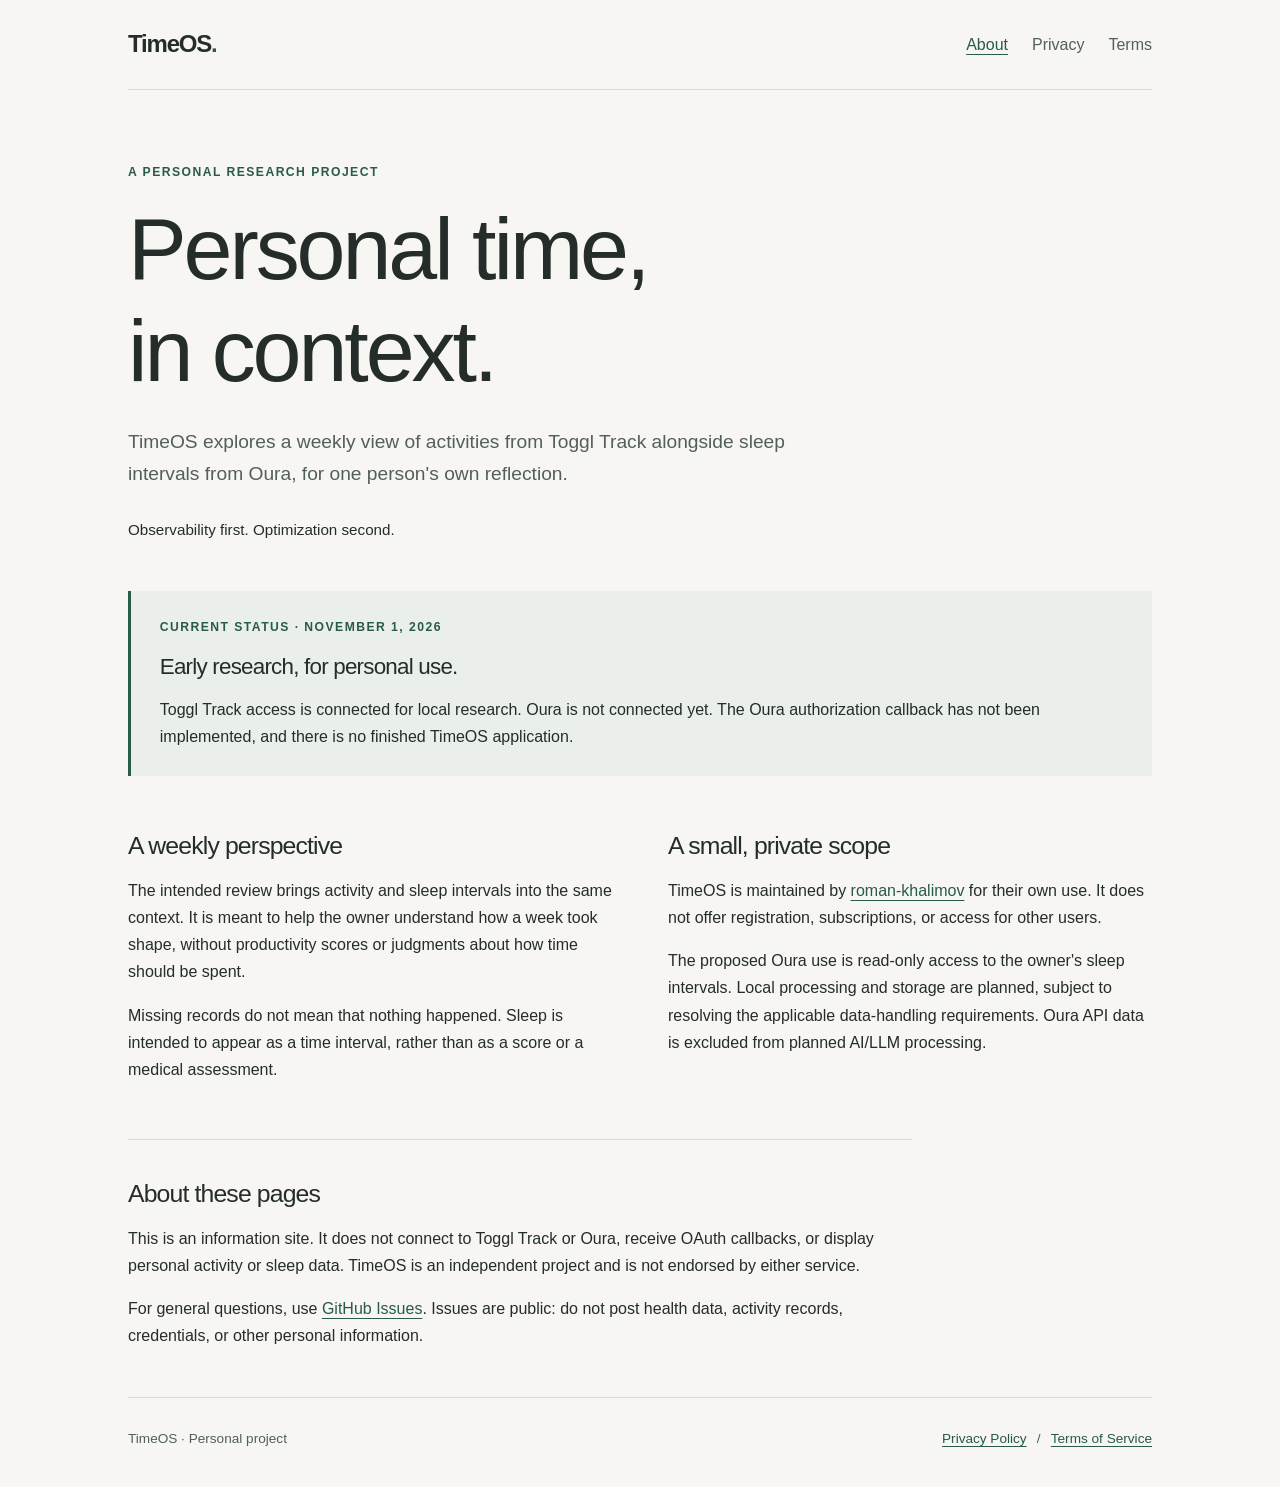
<file: index.html>
<!doctype html>
<html lang="en">
<head>
  <meta charset="utf-8">
  <meta name="viewport" content="width=device-width, initial-scale=1">
  <meta name="description" content="TimeOS is a personal research project for a weekly view of activities and sleep.">
  <meta name="referrer" content="no-referrer">
  <title>TimeOS — Personal time, in context</title>
  <link rel="stylesheet" href="styles.css">
</head>
<body>
  <a class="skip-link" href="#main">Skip to content</a>
  <header class="site-header wrap">
    <a class="wordmark" href="index.html">TimeOS<span class="wordmark-dot" aria-hidden="true">.</span></a>
    <nav aria-label="Main navigation">
      <a href="index.html" aria-current="page">About</a>
      <a href="privacy.html">Privacy</a>
      <a href="terms.html">Terms</a>
    </nav>
  </header>
  <main id="main" class="wrap">
    <div class="hero">
      <p class="eyebrow">A personal research project</p>
      <h1>Personal time,<br>in context.</h1>
      <p class="lead">TimeOS explores a weekly view of activities from Toggl Track alongside sleep intervals from Oura, for one person's own reflection.</p>
      <p class="principle">Observability first. Optimization second.</p>
    </div>

    <section class="status-note" aria-labelledby="status-heading">
      <p class="eyebrow">Current status · November 1, 2026</p>
      <h2 id="status-heading">Early research, for personal use.</h2>
      <p>Toggl Track access is connected for local research. Oura is not connected yet. The Oura authorization callback has not been implemented, and there is no finished TimeOS application.</p>
    </section>

    <div class="two-column">
      <section aria-labelledby="purpose-heading">
        <h2 id="purpose-heading">A weekly perspective</h2>
        <p>The intended review brings activity and sleep intervals into the same context. It is meant to help the owner understand how a week took shape, without productivity scores or judgments about how time should be spent.</p>
        <p>Missing records do not mean that nothing happened. Sleep is intended to appear as a time interval, rather than as a score or a medical assessment.</p>
      </section>
      <section aria-labelledby="scope-heading">
        <h2 id="scope-heading">A small, private scope</h2>
        <p>TimeOS is maintained by <a href="https://github.com/roman-khalimov">roman-khalimov</a> for their own use. It does not offer registration, subscriptions, or access for other users.</p>
        <p>The proposed Oura use is read-only access to the owner's sleep intervals. Local processing and storage are planned, subject to resolving the applicable data-handling requirements. Oura API data is excluded from planned AI/LLM processing.</p>
      </section>
    </div>

    <section class="closing" aria-labelledby="contact-heading">
      <h2 id="contact-heading">About these pages</h2>
      <p>This is an information site. It does not connect to Toggl Track or Oura, receive OAuth callbacks, or display personal activity or sleep data. TimeOS is an independent project and is not endorsed by either service.</p>
      <p>For general questions, use <a href="https://github.com/roman-khalimov/timeos-info/issues">GitHub Issues</a>. Issues are public: do not post health data, activity records, credentials, or other personal information.</p>
    </section>
  </main>
  <footer class="site-footer wrap">
    <p>TimeOS · Personal project</p>
    <p><a href="privacy.html">Privacy Policy</a><span aria-hidden="true"> / </span><a href="terms.html">Terms of Service</a></p>
  </footer>
</body>
</html>
</file>
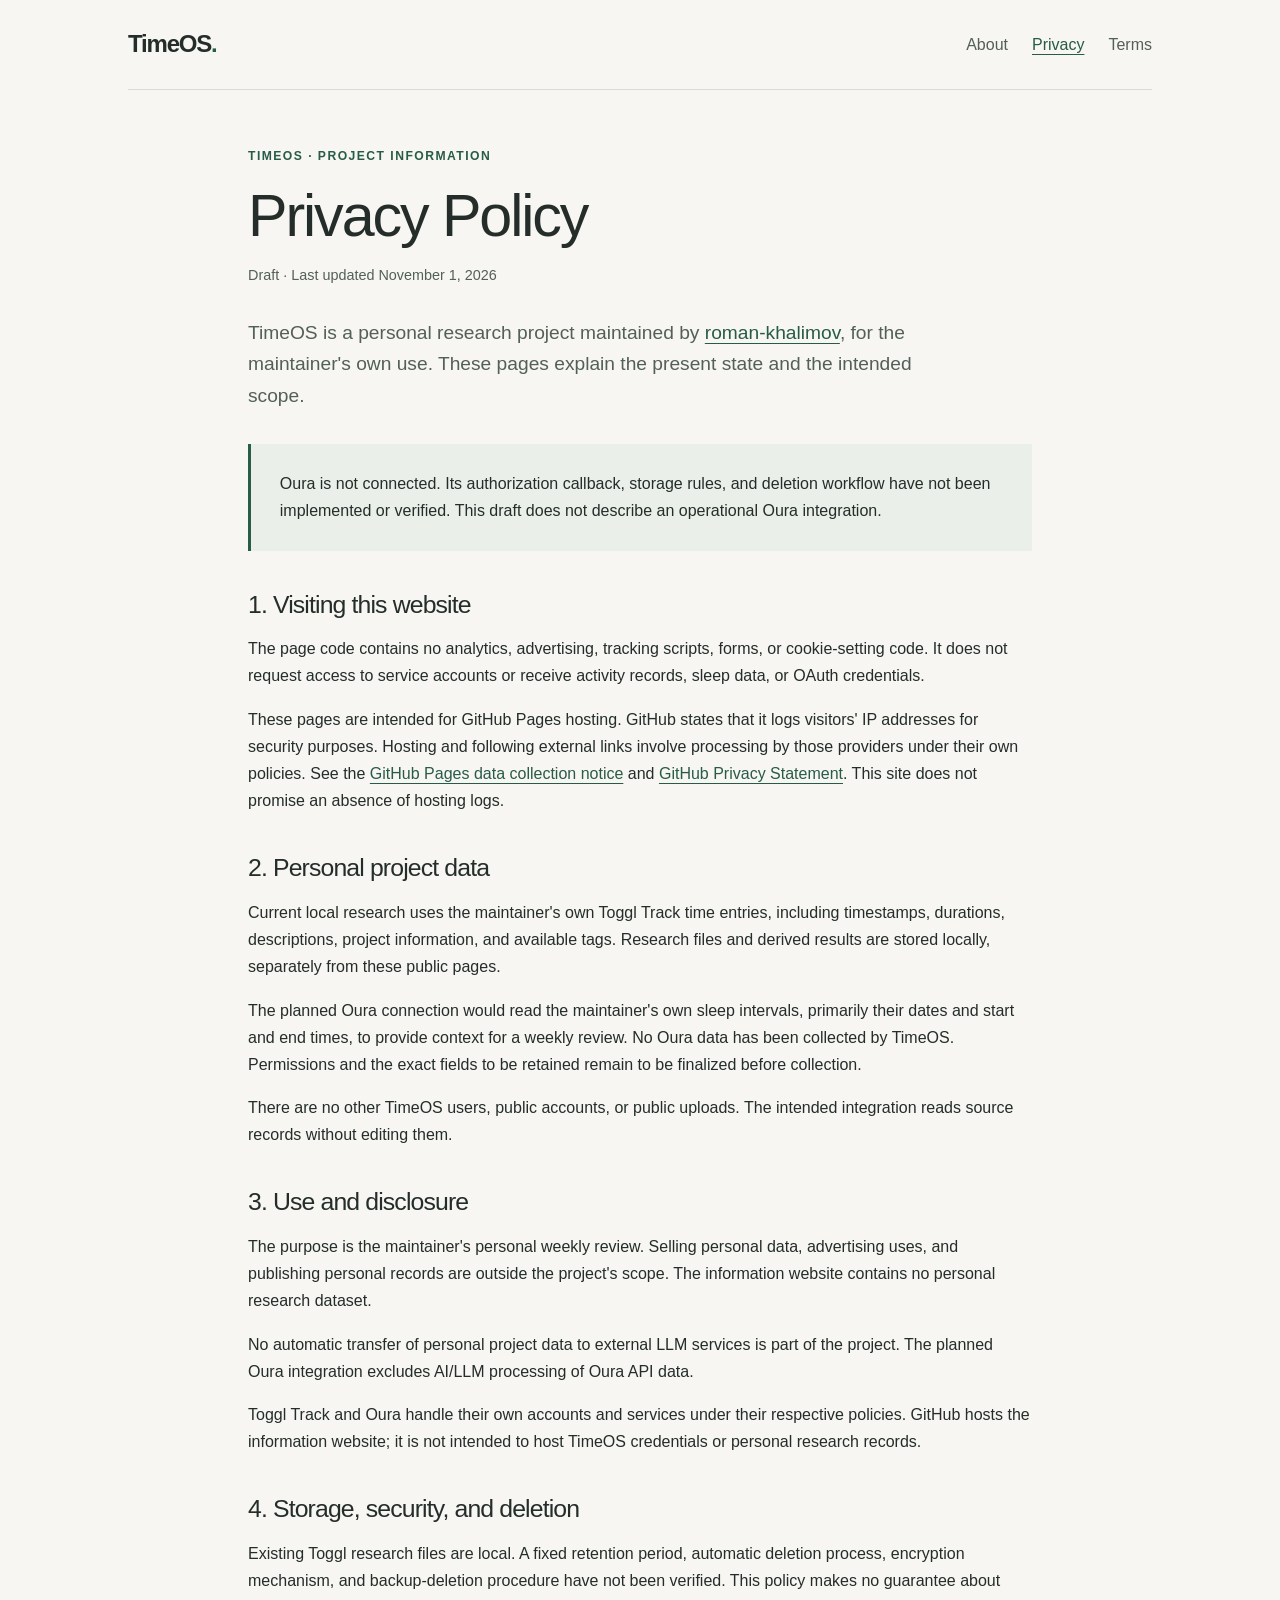
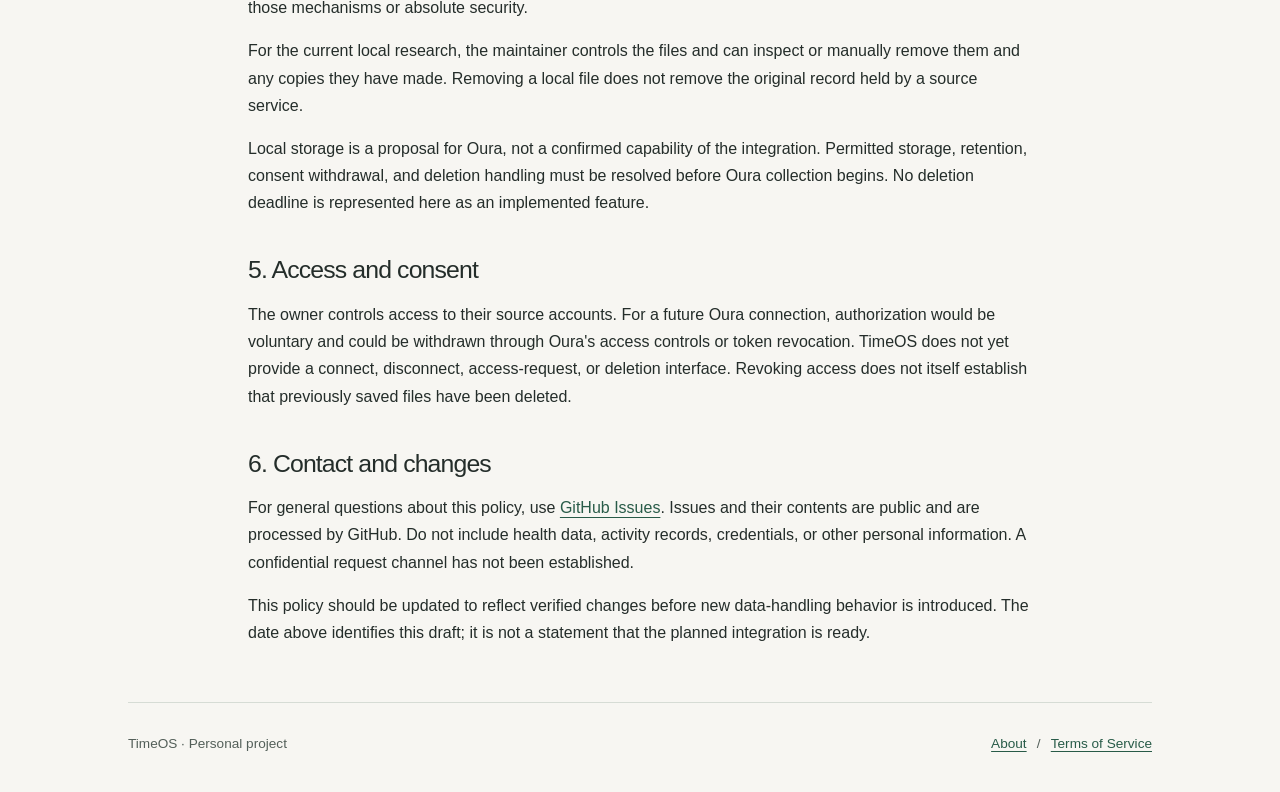
<file: privacy.html>
<!doctype html>
<html lang="en">
<head>
  <meta charset="utf-8">
  <meta name="viewport" content="width=device-width, initial-scale=1">
  <meta name="description" content="Privacy information for the TimeOS information site and its personal research project.">
  <meta name="referrer" content="no-referrer">
  <title>Privacy Policy — TimeOS</title>
  <link rel="stylesheet" href="styles.css">
</head>
<body>
  <a class="skip-link" href="#main">Skip to content</a>
  <header class="site-header wrap">
    <a class="wordmark" href="index.html">TimeOS<span class="wordmark-dot" aria-hidden="true">.</span></a>
    <nav aria-label="Main navigation">
      <a href="index.html">About</a>
      <a href="privacy.html" aria-current="page">Privacy</a>
      <a href="terms.html">Terms</a>
    </nav>
  </header>
  <main id="main" class="wrap document">
    <p class="eyebrow">TimeOS · Project information</p>
    <h1>Privacy Policy</h1>
    <p class="document-meta">Draft · Last updated November 1, 2026</p>
    <p class="lead">TimeOS is a personal research project maintained by <a href="https://github.com/roman-khalimov">roman-khalimov</a>, for the maintainer's own use. These pages explain the present state and the intended scope.</p>
    <aside class="status-note" aria-label="Development status">
      <p>Oura is not connected. Its authorization callback, storage rules, and deletion workflow have not been implemented or verified. This draft does not describe an operational Oura integration.</p>
    </aside>

    <section aria-labelledby="website-heading">
      <h2 id="website-heading">1. Visiting this website</h2>
      <p>The page code contains no analytics, advertising, tracking scripts, forms, or cookie-setting code. It does not request access to service accounts or receive activity records, sleep data, or OAuth credentials.</p>
      <p>These pages are intended for GitHub Pages hosting. GitHub states that it logs visitors' IP addresses for security purposes. Hosting and following external links involve processing by those providers under their own policies. See the <a href="https://docs.github.com/en/pages/getting-started-with-github-pages/what-is-github-pages#data-collection">GitHub Pages data collection notice</a> and <a href="https://docs.github.com/en/site-policy/privacy-policies/github-general-privacy-statement">GitHub Privacy Statement</a>. This site does not promise an absence of hosting logs.</p>
    </section>

    <section aria-labelledby="data-heading">
      <h2 id="data-heading">2. Personal project data</h2>
      <p>Current local research uses the maintainer's own Toggl Track time entries, including timestamps, durations, descriptions, project information, and available tags. Research files and derived results are stored locally, separately from these public pages.</p>
      <p>The planned Oura connection would read the maintainer's own sleep intervals, primarily their dates and start and end times, to provide context for a weekly review. No Oura data has been collected by TimeOS. Permissions and the exact fields to be retained remain to be finalized before collection.</p>
      <p>There are no other TimeOS users, public accounts, or public uploads. The intended integration reads source records without editing them.</p>
    </section>

    <section aria-labelledby="use-heading">
      <h2 id="use-heading">3. Use and disclosure</h2>
      <p>The purpose is the maintainer's personal weekly review. Selling personal data, advertising uses, and publishing personal records are outside the project's scope. The information website contains no personal research dataset.</p>
      <p>No automatic transfer of personal project data to external LLM services is part of the project. The planned Oura integration excludes AI/LLM processing of Oura API data.</p>
      <p>Toggl Track and Oura handle their own accounts and services under their respective policies. GitHub hosts the information website; it is not intended to host TimeOS credentials or personal research records.</p>
    </section>

    <section aria-labelledby="storage-heading">
      <h2 id="storage-heading">4. Storage, security, and deletion</h2>
      <p>Existing Toggl research files are local. A fixed retention period, automatic deletion process, encryption mechanism, and backup-deletion procedure have not been verified. This policy makes no guarantee about those mechanisms or absolute security.</p>
      <p>For the current local research, the maintainer controls the files and can inspect or manually remove them and any copies they have made. Removing a local file does not remove the original record held by a source service.</p>
      <p>Local storage is a proposal for Oura, not a confirmed capability of the integration. Permitted storage, retention, consent withdrawal, and deletion handling must be resolved before Oura collection begins. No deletion deadline is represented here as an implemented feature.</p>
    </section>

    <section aria-labelledby="control-heading">
      <h2 id="control-heading">5. Access and consent</h2>
      <p>The owner controls access to their source accounts. For a future Oura connection, authorization would be voluntary and could be withdrawn through Oura's access controls or token revocation. TimeOS does not yet provide a connect, disconnect, access-request, or deletion interface. Revoking access does not itself establish that previously saved files have been deleted.</p>
    </section>

    <section aria-labelledby="contact-heading">
      <h2 id="contact-heading">6. Contact and changes</h2>
      <p>For general questions about this policy, use <a href="https://github.com/roman-khalimov/timeos-info/issues">GitHub Issues</a>. Issues and their contents are public and are processed by GitHub. Do not include health data, activity records, credentials, or other personal information. A confidential request channel has not been established.</p>
      <p>This policy should be updated to reflect verified changes before new data-handling behavior is introduced. The date above identifies this draft; it is not a statement that the planned integration is ready.</p>
    </section>
  </main>
  <footer class="site-footer wrap">
    <p>TimeOS · Personal project</p>
    <p><a href="index.html">About</a><span aria-hidden="true"> / </span><a href="terms.html">Terms of Service</a></p>
  </footer>
</body>
</html>
</file>
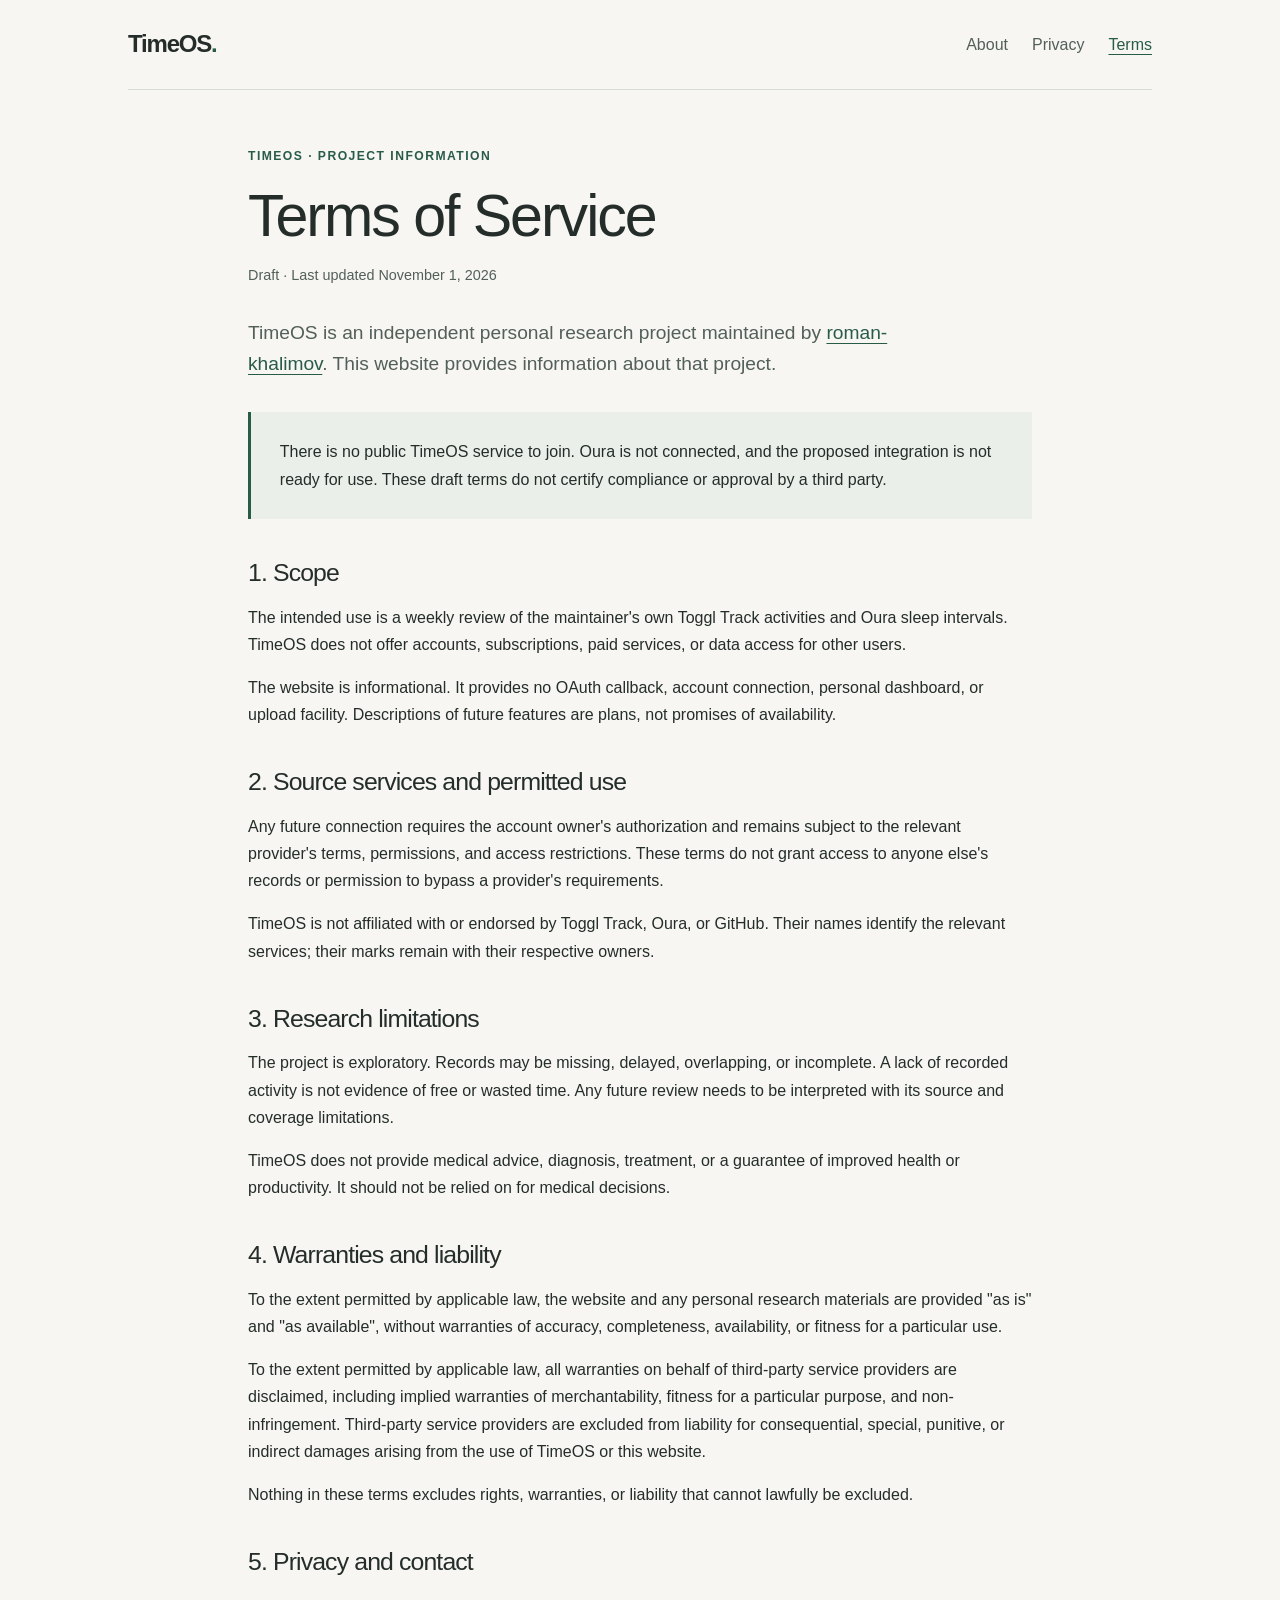
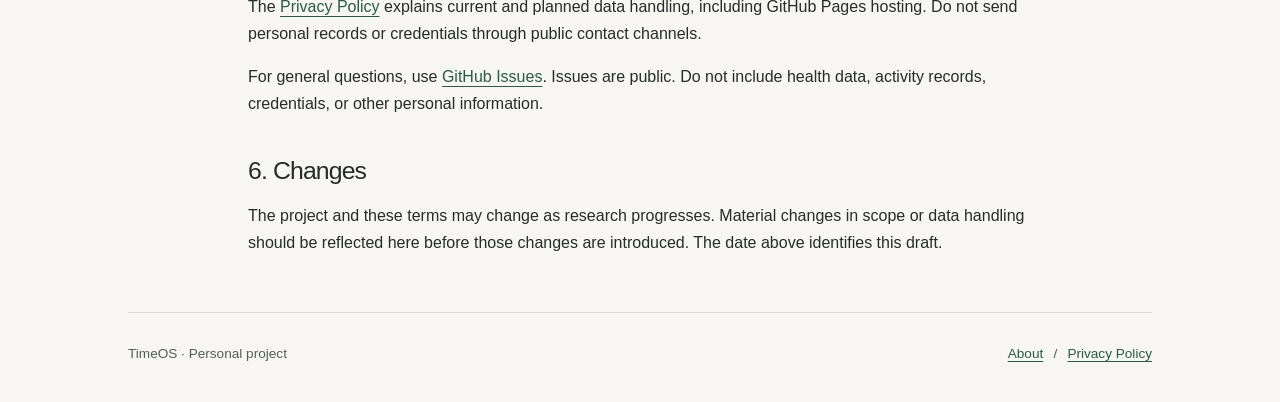
<file: terms.html>
<!doctype html>
<html lang="en">
<head>
  <meta charset="utf-8">
  <meta name="viewport" content="width=device-width, initial-scale=1">
  <meta name="description" content="Terms for the TimeOS information website and personal research project.">
  <meta name="referrer" content="no-referrer">
  <title>Terms of Service — TimeOS</title>
  <link rel="stylesheet" href="styles.css">
</head>
<body>
  <a class="skip-link" href="#main">Skip to content</a>
  <header class="site-header wrap">
    <a class="wordmark" href="index.html">TimeOS<span class="wordmark-dot" aria-hidden="true">.</span></a>
    <nav aria-label="Main navigation">
      <a href="index.html">About</a>
      <a href="privacy.html">Privacy</a>
      <a href="terms.html" aria-current="page">Terms</a>
    </nav>
  </header>
  <main id="main" class="wrap document">
    <p class="eyebrow">TimeOS · Project information</p>
    <h1>Terms of Service</h1>
    <p class="document-meta">Draft · Last updated November 1, 2026</p>
    <p class="lead">TimeOS is an independent personal research project maintained by <a href="https://github.com/roman-khalimov">roman-khalimov</a>. This website provides information about that project.</p>
    <aside class="status-note" aria-label="Development status">
      <p>There is no public TimeOS service to join. Oura is not connected, and the proposed integration is not ready for use. These draft terms do not certify compliance or approval by a third party.</p>
    </aside>

    <section aria-labelledby="scope-heading">
      <h2 id="scope-heading">1. Scope</h2>
      <p>The intended use is a weekly review of the maintainer's own Toggl Track activities and Oura sleep intervals. TimeOS does not offer accounts, subscriptions, paid services, or data access for other users.</p>
      <p>The website is informational. It provides no OAuth callback, account connection, personal dashboard, or upload facility. Descriptions of future features are plans, not promises of availability.</p>
    </section>

    <section aria-labelledby="sources-heading">
      <h2 id="sources-heading">2. Source services and permitted use</h2>
      <p>Any future connection requires the account owner's authorization and remains subject to the relevant provider's terms, permissions, and access restrictions. These terms do not grant access to anyone else's records or permission to bypass a provider's requirements.</p>
      <p>TimeOS is not affiliated with or endorsed by Toggl Track, Oura, or GitHub. Their names identify the relevant services; their marks remain with their respective owners.</p>
    </section>

    <section aria-labelledby="limits-heading">
      <h2 id="limits-heading">3. Research limitations</h2>
      <p>The project is exploratory. Records may be missing, delayed, overlapping, or incomplete. A lack of recorded activity is not evidence of free or wasted time. Any future review needs to be interpreted with its source and coverage limitations.</p>
      <p>TimeOS does not provide medical advice, diagnosis, treatment, or a guarantee of improved health or productivity. It should not be relied on for medical decisions.</p>
    </section>

    <section aria-labelledby="warranties-heading">
      <h2 id="warranties-heading">4. Warranties and liability</h2>
      <p>To the extent permitted by applicable law, the website and any personal research materials are provided "as is" and "as available", without warranties of accuracy, completeness, availability, or fitness for a particular use.</p>
      <p>To the extent permitted by applicable law, all warranties on behalf of third-party service providers are disclaimed, including implied warranties of merchantability, fitness for a particular purpose, and non-infringement. Third-party service providers are excluded from liability for consequential, special, punitive, or indirect damages arising from the use of TimeOS or this website.</p>
      <p>Nothing in these terms excludes rights, warranties, or liability that cannot lawfully be excluded.</p>
    </section>

    <section aria-labelledby="privacy-heading">
      <h2 id="privacy-heading">5. Privacy and contact</h2>
      <p>The <a href="privacy.html">Privacy Policy</a> explains current and planned data handling, including GitHub Pages hosting. Do not send personal records or credentials through public contact channels.</p>
      <p>For general questions, use <a href="https://github.com/roman-khalimov/timeos-info/issues">GitHub Issues</a>. Issues are public. Do not include health data, activity records, credentials, or other personal information.</p>
    </section>

    <section aria-labelledby="changes-heading">
      <h2 id="changes-heading">6. Changes</h2>
      <p>The project and these terms may change as research progresses. Material changes in scope or data handling should be reflected here before those changes are introduced. The date above identifies this draft.</p>
    </section>
  </main>
  <footer class="site-footer wrap">
    <p>TimeOS · Personal project</p>
    <p><a href="index.html">About</a><span aria-hidden="true"> / </span><a href="privacy.html">Privacy Policy</a></p>
  </footer>
</body>
</html>
</file>
<file: styles.css>
:root {
  color-scheme: light;
  --paper: #f7f6f2;
  --ink: #242d2a;
  --muted: #535f59;
  --accent: #285b48;
  --line: #d6dcd5;
  --tint: #eaf0e9;
}

* { box-sizing: border-box; }
html { scroll-padding-top: 1.5rem; }
body {
  margin: 0;
  background: var(--paper);
  color: var(--ink);
  font-family: -apple-system, BlinkMacSystemFont, "Segoe UI", sans-serif;
  font-size: 1rem;
  line-height: 1.7;
  overflow-wrap: break-word;
}
a { color: var(--accent); text-underline-offset: .22em; }
a:hover { text-decoration-thickness: .14em; }
a:focus-visible { outline: 3px solid var(--accent); outline-offset: 5px; border-radius: 2px; }
p { margin: 0 0 1rem; }
p:last-child { margin-bottom: 0; }
h1, h2 { font-weight: 500; line-height: 1.15; letter-spacing: -.035em; }
h1 { font-size: clamp(2.5rem, 7.5vw, 5.5rem); margin: .6rem 0 1.6rem; }
h2 { font-size: 1.55rem; margin: 0 0 1rem; }
.wrap { width: min(100% - 3rem, 64rem); margin-inline: auto; }
.site-header { display: flex; align-items: center; justify-content: space-between; gap: 1.5rem; padding-block: 1.5rem; border-bottom: 1px solid var(--line); }
.wordmark { font-size: 1.5rem; font-weight: 650; color: var(--ink); text-decoration: none; letter-spacing: -.05em; }
.wordmark-dot { color: var(--accent); }
nav { display: flex; flex-wrap: wrap; gap: 1.5rem; }
nav a { color: var(--muted); text-decoration: none; padding-block: .3rem; }
nav a[aria-current="page"] { color: var(--accent); text-decoration: underline; }
.hero { padding-block: 4.5rem 3rem; max-width: 49rem; }
.eyebrow { color: var(--accent); font-size: .76rem; font-weight: 650; letter-spacing: .12em; text-transform: uppercase; }
.lead { color: var(--muted); font-size: 1.2rem; line-height: 1.65; max-width: 44rem; }
.principle { margin-top: 1.7rem; font-size: .95rem; }
.status-note { padding: 1.65rem 1.8rem; background: var(--tint); border-left: 3px solid var(--accent); }
.status-note h2 { font-size: 1.4rem; }
.two-column { display: grid; grid-template-columns: 1fr 1fr; gap: 3.5rem; padding-block: 3.5rem; }
.closing { padding-block: 2.5rem 3rem; border-top: 1px solid var(--line); max-width: 49rem; }
.document { max-width: 49rem; padding-block: 3.5rem; }
.document h1 { font-size: clamp(2.3rem, 6vw, 3.7rem); margin-bottom: .8rem; }
.document-meta { color: var(--muted); font-size: .9rem; margin-bottom: 1.8rem; }
.document .status-note { margin-block: 2rem 2.5rem; }
.document section + section { margin-top: 2.5rem; }
.site-footer { border-top: 1px solid var(--line); padding-block: 1.8rem 2.3rem; color: var(--muted); font-size: .85rem; display: flex; justify-content: space-between; gap: 1rem; }
.site-footer p { margin: 0; }
.site-footer span { padding-inline: .4rem; }
.skip-link { position: absolute; left: 1rem; top: -5rem; background: var(--paper); padding: .6rem 1rem; z-index: 1; }
.skip-link:focus { top: 1rem; }

@media (max-width: 38rem) {
  .wrap { width: calc(100% - 2.5rem); }
  .site-header { flex-wrap: wrap; gap: .8rem; }
  nav { gap: 1.15rem; }
  .hero { padding-top: 3rem; }
  .two-column { grid-template-columns: 1fr; gap: 2.5rem; padding-block: 2.5rem; }
  .status-note { padding: 1.3rem; }
  .document { padding-block: 2.5rem; }
  .site-footer { flex-direction: column; gap: .6rem; }
}

@media print {
  body { background: white; color: black; font-size: 11pt; }
  .wrap { width: 100%; }
  .skip-link, nav { display: none; }
  .hero, .document { padding-block: 1rem; }
  .status-note { background: transparent; border: 1px solid #777; }
  h2 { break-after: avoid; }
  p { orphans: 3; widows: 3; }
}
</file>
